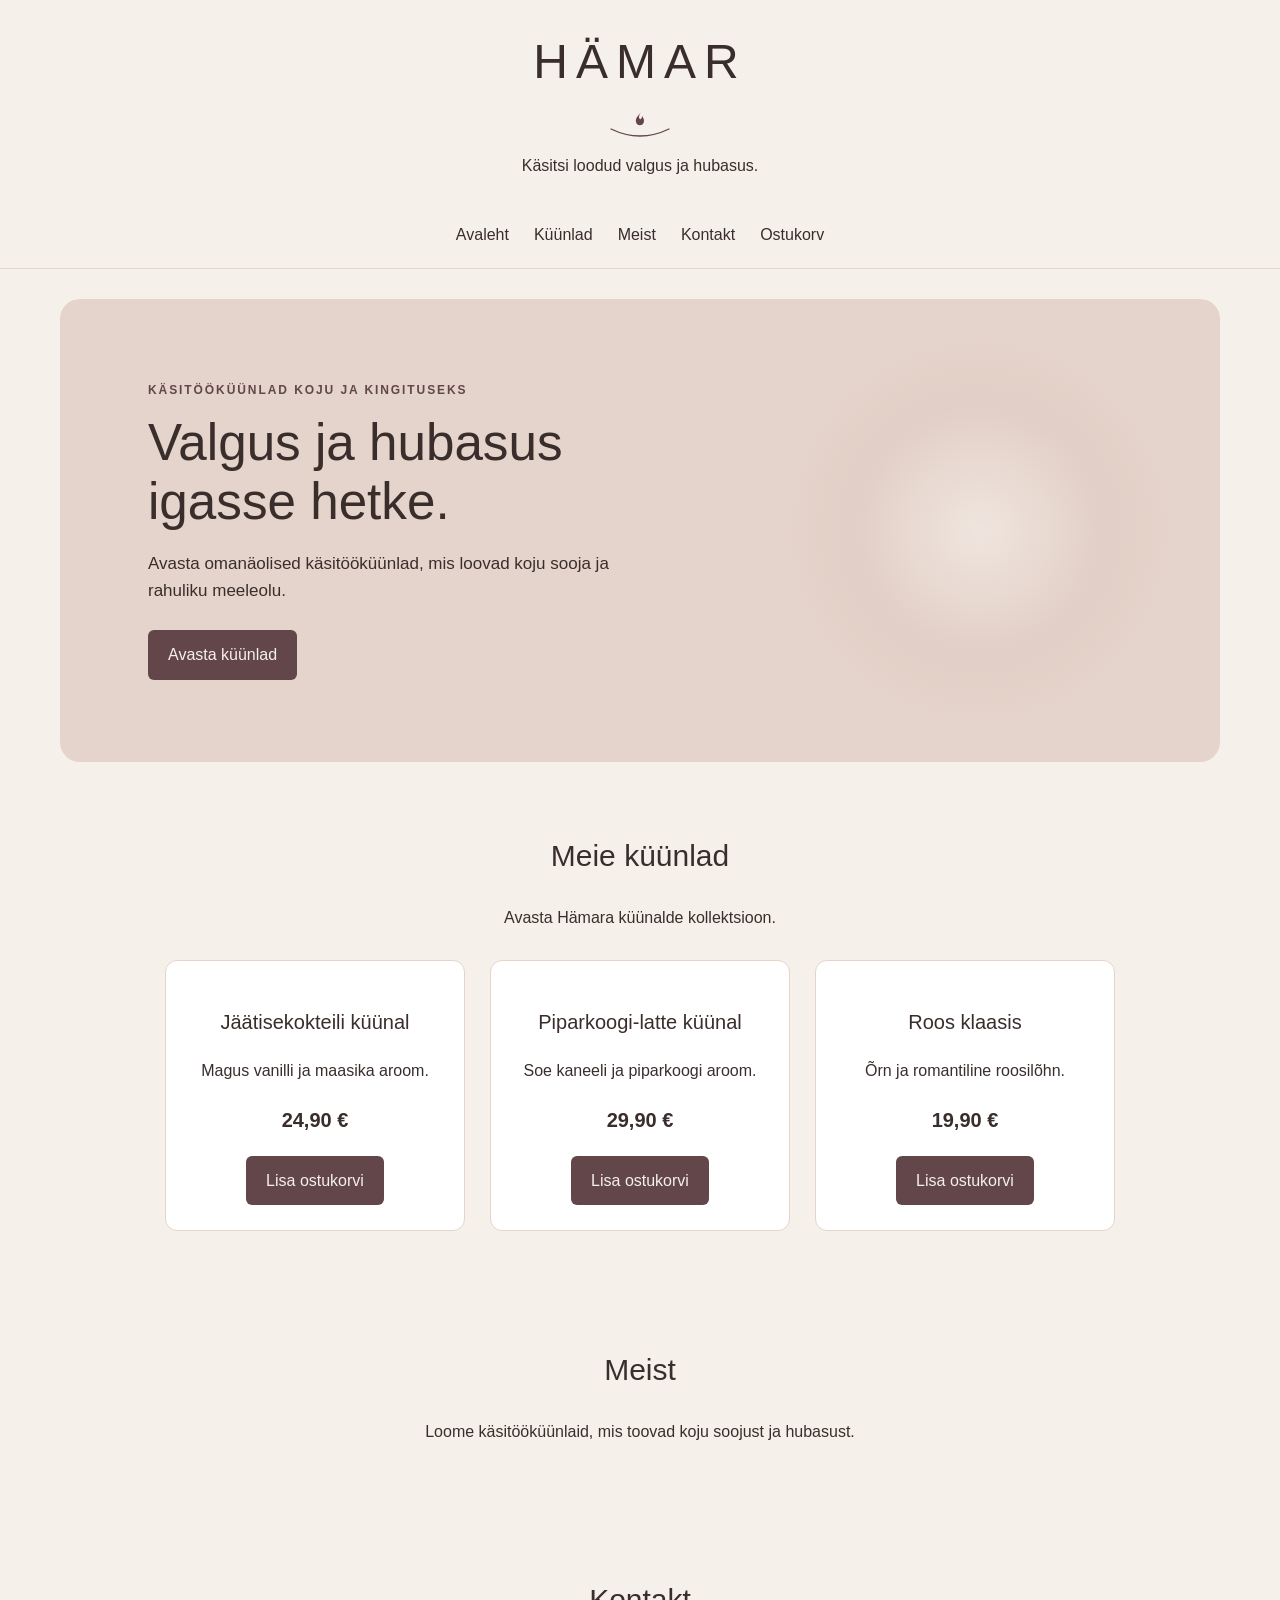
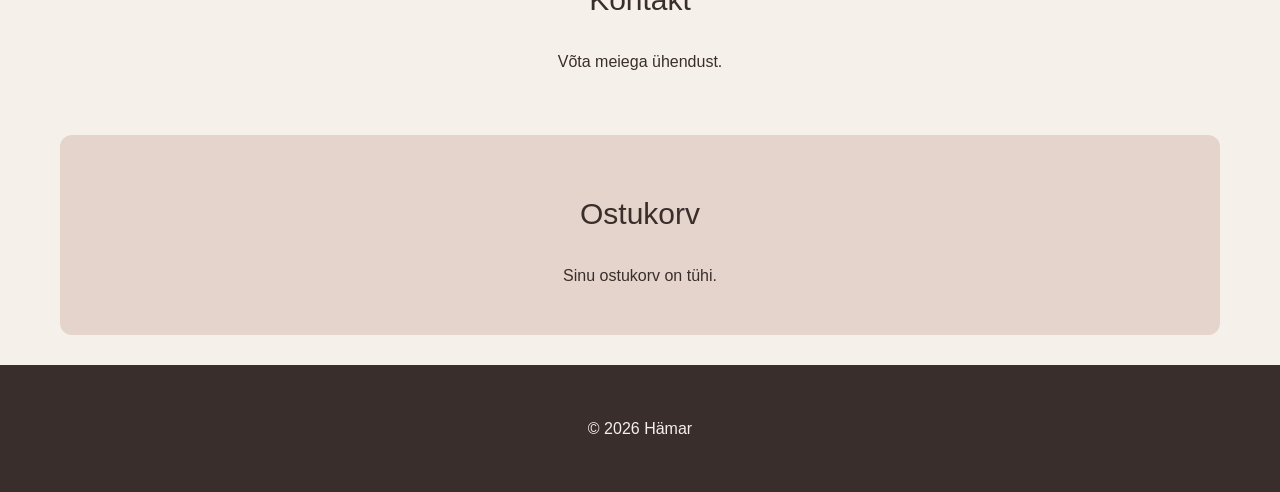
<file: index.html>
<!DOCTYPE html>
<html lang="et">

<head>
    <meta charset="UTF-8">
    <meta name="viewport" content="width=device-width, initial-scale=1.0">
    <title>Hämar – käsitööküünlad</title>
    <link rel="stylesheet" href="style.css">
</head>

<body>
    <header>
        <h1>Hämar</h1>
        <p>Käsitsi loodud valgus ja hubasus.</p>
    </header>
    <nav>
        <a href="#avaleht">Avaleht</a>
        <a href="#tooted">Küünlad</a>
        <a href="#meist">Meist</a>
        <a href="#kontakt">Kontakt</a>
        <a href="#ostukorv">Ostukorv</a>
    </nav>

    <main>
        <section id="avaleht">
            <div class="avalehe-sisu">
                <p class="avalehe-silt">Käsitööküünlad koju ja kingituseks</p>
                <h2>Valgus ja hubasus igasse hetke.</h2>
                <p>Avasta omanäolised käsitööküünlad, mis loovad koju sooja ja rahuliku meeleolu.</p>
                <a class="avalehe-link" href="#tooted">Avasta küünlad</a>
            </div>
        </section>

        <section id="tooted">
            <h2>Meie küünlad</h2>
            <p>Avasta Hämara küünalde kollektsioon.</p>
            <div class="tootevalik">
            </div>
        </section>

        <section id="meist">
            <h2>Meist</h2>
            <p>Loome käsitööküünlaid, mis toovad koju soojust ja hubasust.</p>
        </section>

        <section id="kontakt">
            <h2>Kontakt</h2>
            <p>Võta meiega ühendust.</p>
        </section>

        <section id="ostukorv">
            <h2>Ostukorv</h2>
            <p>Sinu ostukorv on tühi.</p>
        </section>
    </main>

    <footer>
        <p>© 2026 Hämar</p>
    </footer>
    <script src="tooted.js"></script>
    <script src="script.js"></script>
</body>

</html>
</file>
<file: style.css>
:root {
    --elevandiluu: #F6F0EA;
    --kasmiiir: #E5D4CB;
    --vanaroosa: #C5A2A1;
    --ploomipruun: #62464A;
    --espresso: #392E2B;
}

* {
    box-sizing: border-box;
}

body {
    margin: 0;
    font-family: Arial, Helvetica, sans-serif;
    background-color: var(--elevandiluu);
    color: var(--espresso);
    line-height: 1.6;
}

header {
    background-color: var(--elevandiluu);
    text-align: center;
  padding: 24px 20px 8px;
}

header h1 {
    font-size: 48px;
    font-weight: 300;
    letter-spacing: 8px;
    text-transform: uppercase;
    margin: 0;
}
header h1::after {
    content: "";
    display: block;
    width: 60px;
    height: 28px;
    margin: 8px auto 10px;
        background-image: url("logo-leek.svg");
    background-repeat: no-repeat;
    background-position: center;
    background-size: contain;
}
nav {
    display: flex;
    justify-content: center;
    flex-wrap: wrap;
    gap: 25px;
    padding: 20px;
    border-bottom: 1px solid var(--kasmiiir);
}

nav a {
    color: var(--espresso);
    text-decoration: none;
}

nav a:hover {
    text-decoration: underline;
}

main {
    max-width: 1200px;
    margin: 0 auto;
    padding: 30px 20px;
    text-align: center;
}

section {
    padding: 45px 0;
}

h2 {
    font-size: 30px;
    font-weight: 500;
}

#avaleht {
    position: relative;
    isolation: isolate;
    overflow: hidden;
    display: flex;
    align-items: center;
    min-height: 340px;
    background-color: var(--kasmiiir);
    border-radius: 20px;
    padding: clamp(48px, 7vw, 82px) clamp(28px, 8vw, 88px);
    text-align: left;
}

#avaleht::before {
    content: "";
    position: absolute;
    z-index: -1;
    top: 50%;
    right: 4%;
    width: clamp(220px, 32vw, 390px);
    aspect-ratio: 1;
    border-radius: 50%;
    background: radial-gradient(circle, rgba(246, 240, 234, 0.6) 0%, rgba(197, 162, 161, 0.1) 46%, transparent 72%);
    transform: translateY(-50%);
}

.avalehe-sisu {
    position: relative;
    z-index: 1;
    max-width: 650px;
}

.avalehe-silt {
    margin: 0 0 14px;
    color: var(--ploomipruun);
    font-size: 12px;
    font-weight: 600;
    letter-spacing: 0.16em;
    text-transform: uppercase;
}

#avaleht h2 {
    max-width: 560px;
    margin: 0 0 18px;
    font-size: clamp(34px, 4vw, 52px);
    font-weight: 400;
    line-height: 1.15;
}

.avalehe-sisu > p:not(.avalehe-silt) {
    max-width: 470px;
    margin: 0 0 26px;
    font-size: 17px;
}

.avalehe-link {
    display: inline-flex;
    align-items: center;
    border-radius: 6px;
    background-color: var(--ploomipruun);
    color: var(--elevandiluu);
    padding: 12px 20px;
    text-decoration: none;
}

.avalehe-link:hover {
    background-color: var(--espresso);
}

.tootevalik {
    display: flex;
    justify-content: center;
    flex-wrap: wrap;
    gap: 25px;
    margin-top: 30px;
}

.toode {
    background-color: #FFFFFF;
    border: 1px solid var(--kasmiiir);
    border-radius: 12px;
    padding: 25px;
    width: 300px;
    max-width: 100%;
}

.toode h3 {
    font-size: 20px;
    font-weight: 500;
}

.toode p:nth-of-type(2) {
    font-weight: bold;
    font-size: 20px;
}

button {
    background-color: var(--ploomipruun);
    color: var(--elevandiluu);
    border: none;
    border-radius: 6px;
    padding: 12px 20px;
    font: inherit;
    cursor: pointer;
}

button:hover {
    background-color: var(--espresso);
}

button:focus-visible,
a:focus-visible {
    outline: 3px solid var(--vanaroosa);
    outline-offset: 3px;
}

#ostukorv {
    background-color: var(--kasmiiir);
    border-radius: 12px;
    padding: 30px 15px;
}

#ostukorv button {
    padding: 6px 12px;
    margin: 4px;
}

footer {
    background-color: var(--espresso);
    color: var(--elevandiluu);
    text-align: center;
    padding: 35px 20px;
}

@media (max-width: 600px) {
    header h1 {
        font-size: 36px;
    }

    #avaleht {
        min-height: 0;
        padding: 42px 25px;
    }

    #avaleht::before {
        top: auto;
        right: -70px;
        bottom: -110px;
        width: 210px;
        transform: none;
    }

    #avaleht h2 {
        font-size: clamp(32px, 9vw, 42px);
    }

    nav {
        gap: 15px;
    }

    .toode {
        width: 100%;
    }
}
</file>
